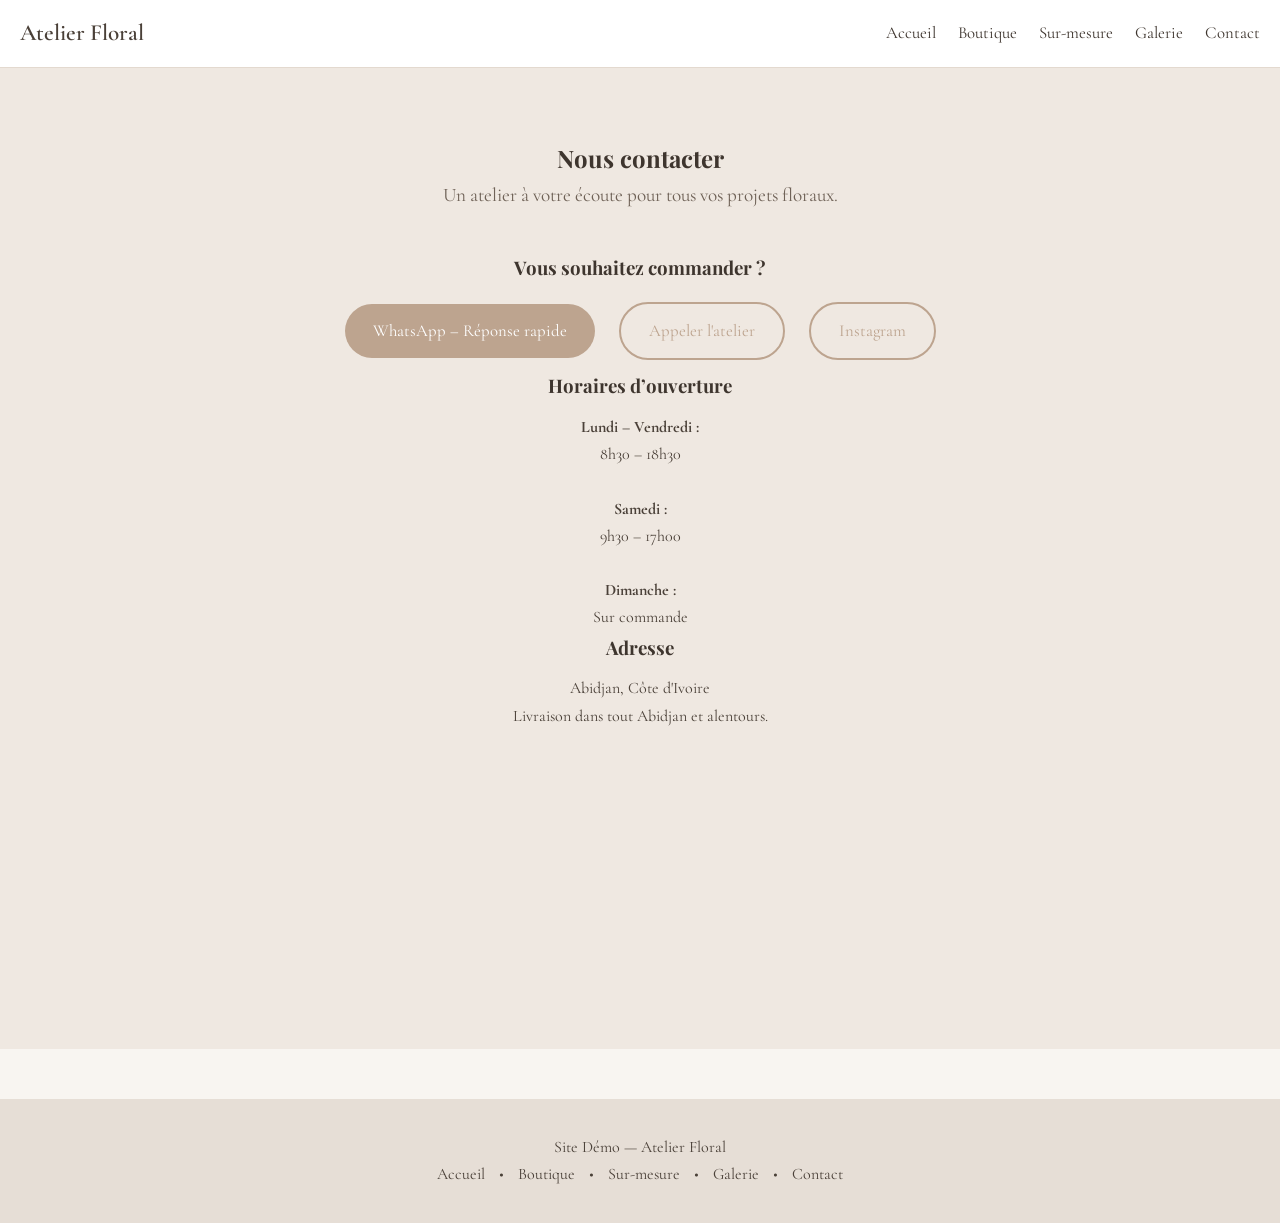
<file: contact.html>
<!DOCTYPE html>
<html lang="fr">
<head>
<meta charset="UTF-8">
<meta name="viewport" content="width=device-width, initial-scale=1.0">
<title>Contact – Atelier Floral</title>

<link rel="stylesheet" href="style.css">
<script src="nav.js" defer></script>
<script src="animations.js" defer></script>

<link href="https://fonts.googleapis.com/css2?family=Playfair+Display:wght@400;600;700&family=Cormorant+Garamond:wght@300;400;500&display=swap" rel="stylesheet">
</head>

<body>

<header class="top-nav">
    <div class="logo"><a href="index.html">Atelier Floral</a></div>

    <span class="menu-toggle">☰</span>
    <span class="close-menu">×</span>

    <nav>
        <a href="index.html">Accueil</a>
        <a href="boutique.html">Boutique</a>
        <a href="sur-mesure.html">Sur-mesure</a>
        <a href="galerie.html">Galerie</a>
        <a href="contact.html" class="active">Contact</a>
    </nav>
</header>


<section class="section-light fade">
    <h1>Nous contacter</h1>
    <p class="section-subtitle">Un atelier à votre écoute pour tous vos projets floraux.</p>

    <div class="contact-container fade-up">

        <div class="contact-card">
            <h3>Vous souhaitez commander ?</h3>

            <a href="https://wa.me/2250700000000" class="btn" style="margin-top:20px;">
                WhatsApp – Réponse rapide
            </a>

            <a href="tel:+2250700000000" class="btn-outline">
                Appeler l'atelier
            </a>

            <a href="https://instagram.com/atelier.floral.demo" class="btn-outline">
                Instagram
            </a>
        </div>

        <div class="contact-card">
            <h3>Horaires d’ouverture</h3>
            <p style="margin-top:12px;">
                <strong>Lundi – Vendredi :</strong><br>
                8h30 – 18h30<br><br>
                <strong>Samedi :</strong><br>
                9h30 – 17h00<br><br>
                <strong>Dimanche :</strong><br>
                Sur commande
            </p>
        </div>

        <div class="contact-card">
            <h3>Adresse</h3>
            <p style="margin-top:12px;">
                Abidjan, Côte d'Ivoire<br>
                Livraison dans tout Abidjan et alentours.
            </p>

            <div class="map-container" style="margin-top:20px;">
                <iframe 
                    src="https://www.google.com/maps/embed?pb=!1m18!1m12!1m3!1d3972.1359!2d-3.999!3d5.348!2m3!1f0!2f0!3f0!3m2!1i1024!2i768!4f13.1!3m3!1m2!1s0x0%3A0x0!2zNsKwMjAnNTMuMCJOIDPCsDAyJzA0LjAiVw!5e0!3m2!1sfr!2sci!4v1700000000000" 
                    width="100%" height="220" style="border:0; border-radius:12px;" 
                    allowfullscreen="" loading="lazy" referrerpolicy="no-referrer-when-downgrade">
                </iframe>
            </div>
        </div>

    </div>
</section>


<footer class="footer">
    <p>Site Démo — Atelier Floral</p>

    <p class="footer-links">
        <a href="index.html">Accueil</a> •
        <a href="boutique.html">Boutique</a> •
        <a href="sur-mesure.html">Sur-mesure</a> •
        <a href="galerie.html">Galerie</a> •
        <a href="contact.html">Contact</a>
    </p>
</footer>

</body>
</html>
</file>
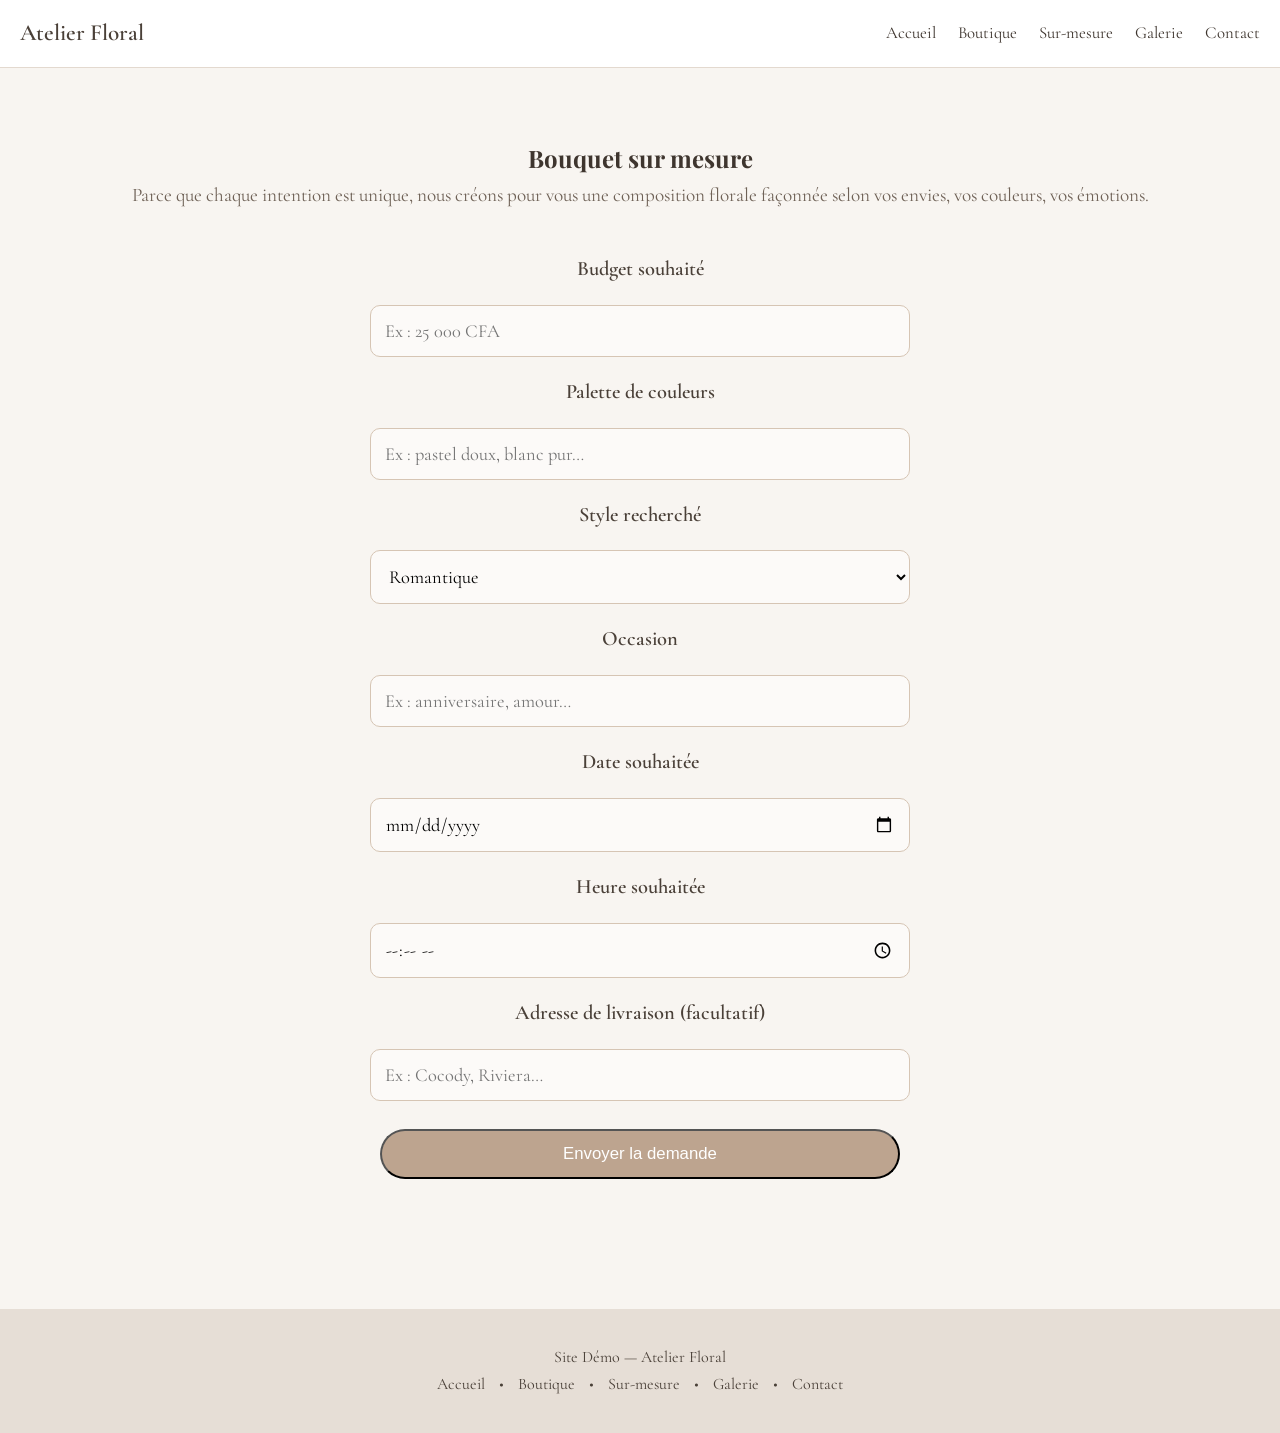
<file: sur-mesure.html>
<!DOCTYPE html>
<html lang="fr">
<head>
<meta charset="UTF-8">
<meta name="viewport" content="width=device-width, initial-scale=1.0">
<title>Bouquet sur mesure – Atelier Floral</title>

<link rel="stylesheet" href="style.css">
<script src="nav.js" defer></script>
<script src="animations.js" defer></script>
<script src="script.js" defer></script>

<link href="https://fonts.googleapis.com/css2?family=Playfair+Display:wght@400;600;700&family=Cormorant+Garamond:wght@300;400;500&display=swap" rel="stylesheet">
</head>

<body>

<header class="top-nav">
    <div class="logo"><a href="index.html">Atelier Floral</a></div>

    <span class="menu-toggle">☰</span>
    <span class="close-menu">×</span>

    <nav>
        <a href="index.html">Accueil</a>
        <a href="boutique.html">Boutique</a>
        <a href="sur-mesure.html">Sur-mesure</a>
        <a href="galerie.html">Galerie</a>
        <a href="contact.html">Contact</a>
    </nav>
</header>


<section class="section fade">
    <h1>Bouquet sur mesure</h1>
    <p class="section-subtitle">
        Parce que chaque intention est unique, nous créons pour vous une composition florale façonnée  
        selon vos envies, vos couleurs, vos émotions.
    </p>

    <form class="custom-form fade-up" id="customForm">

        <label>Budget souhaité</label>
        <input type="number" name="budget" placeholder="Ex : 25 000 CFA" required>

        <label>Palette de couleurs</label>
        <input type="text" name="couleurs" placeholder="Ex : pastel doux, blanc pur…" required>

        <label>Style recherché</label>
        <select name="style">
            <option>Romantique</option>
            <option>Épuré</option>
            <option>Pastel</option>
            <option>Coloré</option>
            <option>Minimaliste</option>
            <option>Luxueux</option>
        </select>

        <label>Occasion</label>
        <input type="text" name="occasion" placeholder="Ex : anniversaire, amour…" required>

        <label>Date souhaitée</label>
        <input type="date" name="date" required>

        <label>Heure souhaitée</label>
        <input type="time" name="heure" required>

        <label>Adresse de livraison (facultatif)</label>
        <input type="text" name="adresse" placeholder="Ex : Cocody, Riviera…">

        <button type="submit" class="btn">Envoyer la demande</button>
    </form>
</section>


<footer class="footer">
    <p>Site Démo — Atelier Floral</p>
    <p class="footer-links">
        <a href="index.html">Accueil</a> •
        <a href="boutique.html">Boutique</a> •
        <a href="sur-mesure.html">Sur-mesure</a> •
        <a href="galerie.html">Galerie</a> •
        <a href="contact.html">Contact</a>
    </p>
</footer>

</body>
</html>
</file>
<file: style.css>
/* --------------------------------------------------------- */
/* RESET & GENERAL */
/* --------------------------------------------------------- */
* {
    margin: 0;
    padding: 0;
    box-sizing: border-box;
}

body {
    font-family: 'Cormorant Garamond', serif;
    background-color: #F8F5F1;
    color: #4A4038;
    line-height: 1.7;
}

h1, h2, h3 {
    font-family: 'Playfair Display', serif;
    color: #3E352E;
}

a {
    text-decoration: none;
}

/* --------------------------------------------------------- */
/* NAVBAR */
/* --------------------------------------------------------- */
.top-nav {
    position: sticky;
    top: 0;
    background: rgba(255,255,255,0.95);
    backdrop-filter: blur(10px);
    display: flex;
    justify-content: space-between;
    align-items: center;
    padding: 14px 20px;
    border-bottom: 1px solid #E3D9CF;
    z-index: 999;
}

.logo {
    font-size: 1.45rem;
    font-weight: 600;
    white-space: nowrap;
}

.logo a {
    color: inherit;
}

nav {
    display: flex;
    align-items: center;
    gap: 22px;
}

nav a {
    font-size: 1.05rem;
    color: #3E352E;
    transition: .3s;
}

nav a:hover {
    color: #BDA48F;
}

/* MENU BURGER */
.menu-toggle {
    display: none;
    font-size: 2rem;
    cursor: pointer;
}

.close-menu {
    display: block;
    position: absolute;
    top: 22px;
    right: 22px;
    font-size: 2.4rem;
    color: #3E352E;
    cursor: pointer;

    opacity: 0;
    pointer-events: none;
    transition: .25s ease;
    z-index: 2000;
}

.close-menu.active {
    opacity: 1;
    pointer-events: auto;
}

/* --------------------------------------------------------- */
/* MOBILE NAV */
/* --------------------------------------------------------- */
@media(max-width: 760px) {

    .menu-toggle {
        display: block;
    }

    nav {
        position: fixed;
        right: -100%;
        top: 0;
        height: 100vh;
        width: 65%;
        background: rgba(255,255,255,0.98);
        backdrop-filter: blur(10px);
        flex-direction: column;
        padding-top: 120px;
        gap: 30px;
        transition: .35s ease-in-out;
        box-shadow: -2px 0 17px rgba(0,0,0,0.08);
        z-index: 1500;
    }

    nav.active {
        right: 0;
    }

    nav a {
        font-size: 1.45rem;
        color: #3E352E;
    }
}

/* --------------------------------------------------------- */
/* HERO */
/* --------------------------------------------------------- */
.hero {
    height: 75vh;
    display: flex;
    justify-content: center;
    align-items: center;
    padding: 15px;
}

.hero-content {
    background: rgba(255,255,255,0.55);
    backdrop-filter: blur(10px);
    padding: 40px;
    border-radius: 14px;
    max-width: 560px;
    text-align: center;
}

.hero h1 {
    font-size: 2.8rem;
}

@media(max-width: 760px) {
    .hero {
        height: 66vh;
        padding-top: 30px;
    }
    .hero h1 {
        font-size: 2.25rem;
    }
}

/* --------------------------------------------------------- */
/* BUTTONS */
/* --------------------------------------------------------- */
.btn, .btn-outline {
    border-radius: 40px;
    padding: 13px 28px;
    font-size: 1.05rem;
    margin: 10px;
    display: inline-block;
    transition: .3s;
}

.btn {
    background-color: #BDA48F;
    color: #fff;
}

.btn:hover {
    background: #A38D77;
    transform: translateY(-2px);
}

.btn-outline {
    border: 2px solid #BDA48F;
    color: #BDA48F;
}

.btn-outline:hover {
    background: #BDA48F;
    color: #fff;
    transform: translateY(-2px);
}

/* --------------------------------------------------------- */
/* SECTIONS */
/* --------------------------------------------------------- */
.section, .section-light {
    padding: 70px 20px;
    text-align: center;
}

.section-light {
    background: #EFE8E1;
}

.section-subtitle {
    font-size: 1.2rem;
    color: #6F6257;
    margin-bottom: 40px;
}

/* --------------------------------------------------------- */
/* GRID */
/* --------------------------------------------------------- */
.cards-three, .boutique-grid {
    display: grid;
    grid-template-columns: repeat(auto-fit, minmax(260px, 1fr));
    gap: 28px;
    padding: 20px;
}

/* --------------------------------------------------------- */
/* CARDS */
/* --------------------------------------------------------- */
.card, .product-card {
    background: white;
    border-radius: 15px;
    border: 1px solid #E6DED6;
    overflow: hidden;
    transition: .3s;
}

.product-card {
    box-shadow: 0 4px 16px rgba(0,0,0,0.06);
}

.card:hover, .product-card:hover {
    transform: translateY(-6px);
}

.card img, .product-card img {
    width: 100%;
    height: 260px;
    object-fit: cover;
}

.price {
    font-size: 1.25rem;
    font-weight: 600;
    color: #A67C63;
}

/* --------------------------------------------------------- */
/* FORM */
/* --------------------------------------------------------- */
.custom-form {
    max-width: 540px;
    margin: auto;
    display: flex;
    flex-direction: column;
    gap: 18px;
}

.custom-form label {
    font-size: 1.28rem;
    font-weight: 600;
}

.custom-form input,
.custom-form select {
    padding: 14px;
    border-radius: 10px;
    border: 1px solid #D6C5B4;
    background: #FCFAF8;
    font-family: "Cormorant Garamond", serif;
    font-size: 1.15rem;
    transition: .3s;
}

.custom-form input:focus,
.custom-form select:focus {
    outline: none;
    border: 1px solid #BDA48F;
    box-shadow: 0 0 0 3px rgba(189,164,143,0.25);
}

/* --------------------------------------------------------- */
/* GALLERY */
/* --------------------------------------------------------- */
.gallery-grid {
    display: grid;
    grid-template-columns: repeat(auto-fit, minmax(160px, 1fr));
    gap: 18px;
    padding: 20px;
}

.gallery-grid img {
    width: 100%;
    height: auto;
    border-radius: 12px;
    object-fit: cover;
    display: block;
}

/* --------------------------------------------------------- */
/* FOOTER */
/* --------------------------------------------------------- */
.footer {
    background: #E6DED6;
    padding: 35px;
    margin-top: 50px;
    text-align: center;
}

.footer-links a {
    margin: 0 10px;
    color: #4A4038;
    transition: .3s;
}

.footer-links a:hover {
    color: #BDA48F;
}

/* --------------------------------------------------------- */
/* ANIMATIONS */
/* --------------------------------------------------------- */
.fade, .fade-up, .fade-delay img {
    opacity: 0;
    transform: translateY(20px);
    transition: opacity 1.2s ease, transform 1.2s ease;
}

.fade.animate,
.fade-up.animate,
.fade-delay.animate img {
    opacity: 1;
    transform: translateY(0px);
}

/* Cascade */
.fade-delay img:nth-child(1) { transition-delay: 0.1s; }
.fade-delay img:nth-child(2) { transition-delay: 0.18s; }
.fade-delay img:nth-child(3) { transition-delay: 0.26s; }
.fade-delay img:nth-child(4) { transition-delay: 0.34s; }
.fade-delay img:nth-child(5) { transition-delay: 0.42s; }
.fade-delay img:nth-child(6) { transition-delay: 0.50s; }

/* Smooth scroll */
html {
    scroll-behavior: smooth;
}
</file>
